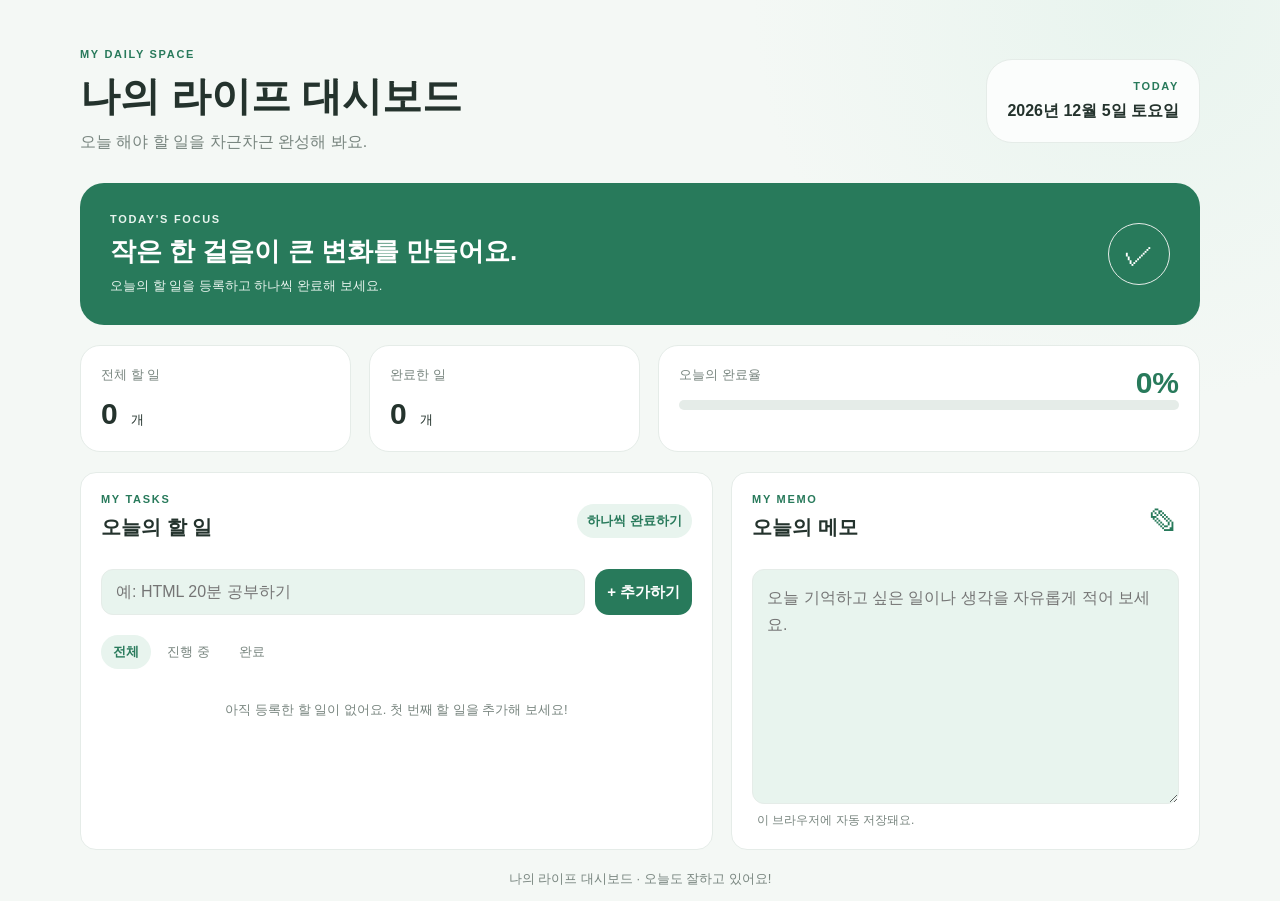
<file: 03.web/src/life-dashboard/src/main/resources/static/index.html>
<!DOCTYPE html>
<html lang="ko">
<head>
	<meta charset="UTF-8">
	<meta name="viewport" content="width=device-width, initial-scale=1.0">
	<title>나의 라이프 대시보드</title>
	<link rel="stylesheet" href="css/style.css">
	<script src="js/app.js" defer></script>
</head>
<body>
	<div class="page">
		<header class="topbar">
			<div class="title">
				<p class="eyebrow">MY DAILY SPACE</p>
				<h1>나의 라이프 대시보드</h1>
				<p class="subtitle">오늘 해야 할 일을 차근차근 완성해 봐요.</p>
			</div>
			<div class="today-box">
				<p class="eyebrow">TODAY</p>
				<strong id="todayText" class="today-text">2026년 11월 24일 화요일</strong>
			</div>
		</header>
		<main>
			<section class="focus-panel">
				<div>
					<p class="eyebrow">TODAY'S FOCUS</p>
					<h2>작은 한 걸음이 큰 변화를 만들어요.</h2>
					<p class="subtitle">오늘의 할 일을 등록하고 하나씩 완료해 보세요.</p>
				</div>
				<div class="focus-mark">✓</div>
			</section>
			<section class="summary-grid">
				<article class="summary-card">
					<p class="summary-label">전체 할 일</p>
					<strong id="totalCount">2</strong>
					<span class="count-unit">개</span> 
				</article>
				<article class="summary-card">
					<p class="summary-label">완료한 일</p>
					<strong id="doneCount">1</strong>
					<span class="count-unit">개</span> 					
				</article>
				<article class="summary-card progress-card">
					<div class="progress-heading">
						<span class="summary-label">오늘의 완료율</span>
						<strong id="progressText" class="progress-text">50%</strong>						
					</div>
					<div class="progress-track" role="progressbar" id="progressBar">
						<div id="progressFill" class="progress-fill" style="width:50%;"></div>
					</div>
				</article>
			</section>
			<div class="content-grid">
				<section class="panel task-panel">
					<div class="task-heading">
						<div>
							<p class="eyebrow">MY TASKS</p>
							<h2>오늘의 할 일</h2>							
						</div>
						<span class="small-chip">하나씩 완료하기</span>						
					</div>
					<form id="taskForm" class="task-form">
						<input id="taskInput" type="text" maxlength="100" class="task-input" placeholder="예: HTML 20분 공부하기" autocomplete="off">
						<button type="submit">+ 추가하기</button>
					</form>
					<div class="filter-row">
						<button type="button" class="filter-button active" data-filter="all">전체</button>
						<button type="button" class="filter-button" data-filter="active">진행 중</button>
						<button type="button" class="filter-button" data-filter="done">완료</button>
					</div>
					<ul id="taskList" class="task-list">
						<li class="task-item">
							<input type="checkbox" class="task-check">
							<span class="task-title">asdf</span>
							<button type="button" class="delete-button">삭제</button>
						</li>
					</ul>
					<p id="emptyMessage" class="empty-message">아직 등록한 할 일이 없어요. 첫 번째 할 일을 추가해 보세요!</p>
				</section>
				<section class="panel memo-panel">
					<div class="memo-heading">
						<div>
							<p class="eyebrow">MY MEMO</p>
							<h2>오늘의 메모</h2>													
						</div>
						<span class="memo-icon">✎</span>						
					</div>
					<textarea id="memoInput" class="memo-input" placeholder="오늘 기억하고 싶은 일이나 생각을 자유롭게 적어 보세요."></textarea>
					<p id="memoStatus" class="memo-status">이 브라우저에 자동 저장돼요.</p>
				</section>
			</div>
		</main>
		<footer>
			<p class="footer-message">나의 라이프 대시보드 · 오늘도 잘하고 있어요!</p>
		</footer>
	</div>
</body>
</html>
</file>
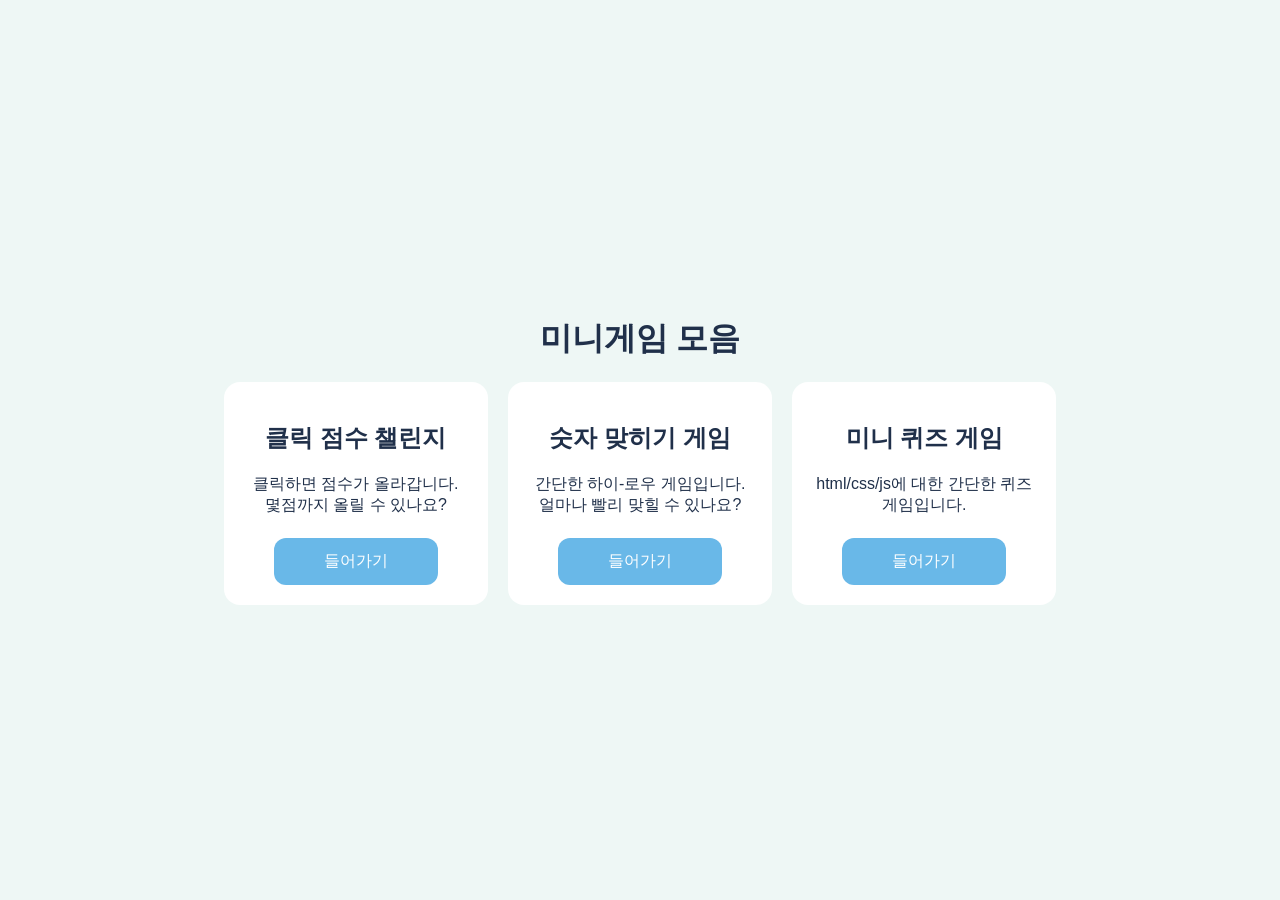
<file: 03.web/src/my-mini-game/src/main/resources/static/index.html>
<!DOCTYPE html>
<html lang="ko">
<head>
	<meta charset="UTF-8">
	<meta name="viewport" content="width=device-width, initial-scale=1.0">
	<title>미니게임 모음</title>
	<link rel="stylesheet" href="style.css">
</head>
<body>
	<main>
		<h1>미니게임 모음</h1>
		<section class="card-box">
			<div class="card">
				<h2>클릭 점수 챌린지</h2>
				<p>클릭하면 점수가 올라갑니다.<br>몇점까지 올릴 수 있나요?</p>
				<a href="click-game/index.html" class="btn-link">들어가기</a>
			</div>
			<div class="card">
				<h2>숫자 맞히기 게임</h2>
				<p>간단한 하이-로우 게임입니다.<br>얼마나 빨리 맞힐 수 있나요?</p>
				<a href="number-game/index.html" class="btn-link">들어가기</a>
			</div>
			<div class="card">
				<h2>미니 퀴즈 게임</h2>
				<p>html/css/js에 대한 간단한 퀴즈 게임입니다.</p>
				<a href="quiz-game/index.html" class="btn-link">들어가기</a>
			</div>
		</section>
	</main>
</body>
</html>
</file>
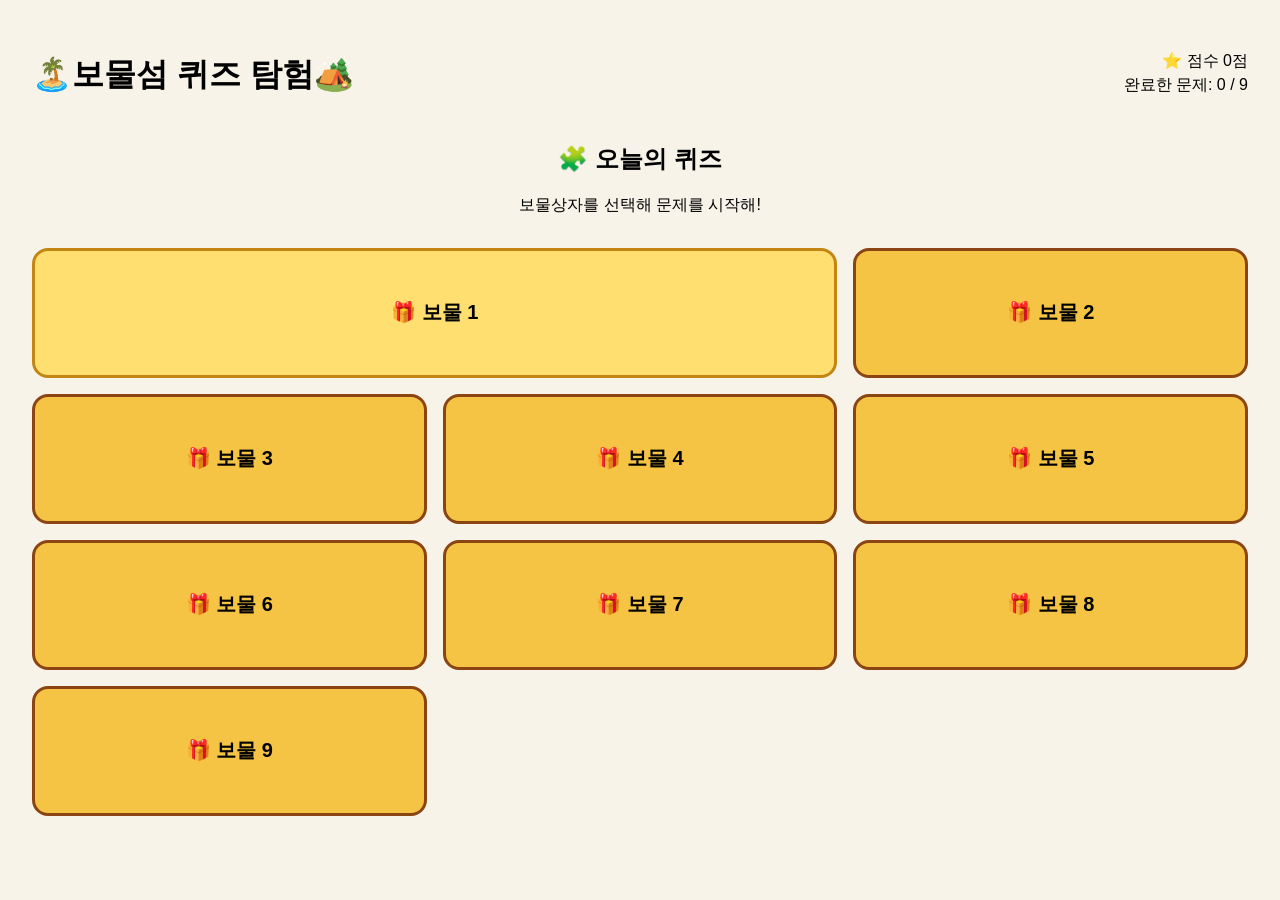
<file: 04.spring-boot/src/TreasureQuiz/src/main/resources/static/index.html>
<!DOCTYPE html>
<html lang="ko">
<head>
    <meta charset="UTF-8">
    <meta name="viewport" content="width=device-width, initial-scale=1.0">
    <title>🏝️보물섬 퀴즈 탐험🏕️</title>
    <link rel="stylesheet" href="style.css">
    <script src="game.js" defer></script>
</head>
<body>
    <header class="game-header">
        <h1>🏝️보물섬 퀴즈 탐험🏕️</h1>
        <div class="score-panel">
            <div class="score-badge">⭐ 점수 <span id="score">0</span>점</div>
            <p class="progress-text">완료한 문제: <span id="solvedCount">0</span> / 9</p>
        </div>
    </header>

    

    <section class="question-panel">
        <h2>🧩 오늘의 퀴즈</h2>
        <p id="questionText">보물상자를 선택해 문제를 시작해!</p>
        <div id="choices" class="choices"></div>
        <p id="feedback"></p>
    </section>

    <main class="quiz-grid">
        <button class="treasure-card special" data-index="0">🎁 보물 1</button>
        <button class="treasure-card" data-index="1">🎁 보물 2</button>
        <button class="treasure-card" data-index="2">🎁 보물 3</button>
        <button class="treasure-card" data-index="3">🎁 보물 4</button>
        <button class="treasure-card" data-index="4">🎁 보물 5</button>
        <button class="treasure-card" data-index="5">🎁 보물 6</button>
        <button class="treasure-card" data-index="6">🎁 보물 7</button>
        <button class="treasure-card" data-index="7">🎁 보물 8</button>
        <button class="treasure-card" data-index="8">🎁 보물 9</button>
    </main>
</body>
</html>
</file>
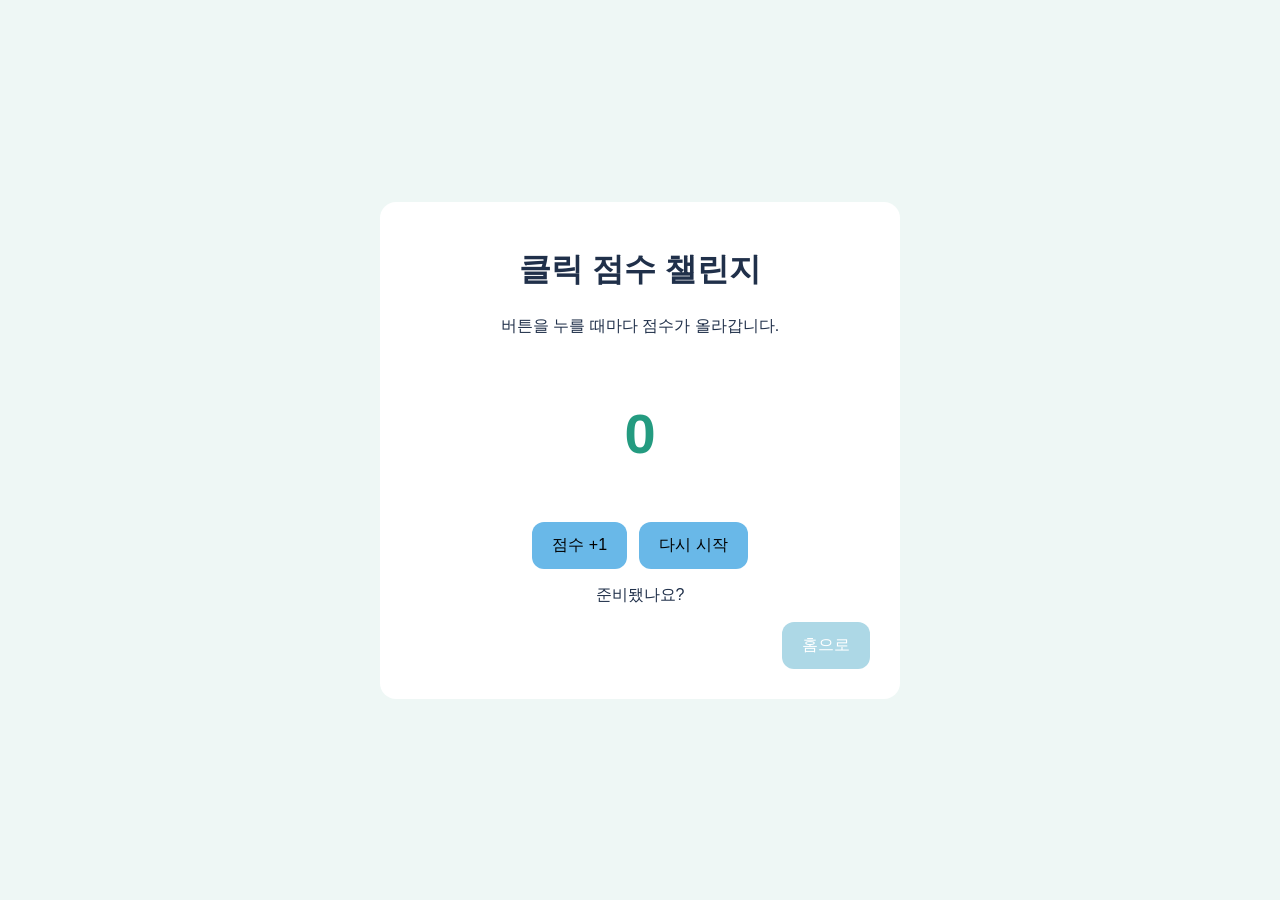
<file: 03.web/src/my-mini-game/src/main/resources/static/click-game/index.html>
<!DOCTYPE html>
<html lang="ko">
<head>
	<meta charset="UTF-8">
	<meta name="viewport" content="width=device-width, initial-scale=1.0">
	<title>클릭 점수 챌린지</title>
	<link rel="stylesheet" href="css/style.css">
	<script src="js/game.js" defer></script>
</head>
<body>
	<main>
		<h1 class="title">클릭 점수 챌린지</h1>
		<p class="title">버튼을 누를 때마다 점수가 올라갑니다.</p>
		<p id="score">0</p>
		<div class="button-row">
			<button id="plus-button">점수 +1</button>
			<button id="reset-button">다시 시작</button>
		</div>
		<p id="message">준비됐나요?</p>
		<a href="./../index.html" class="home-btn">홈으로</a>
	</main>
</body>
</html>
</file>
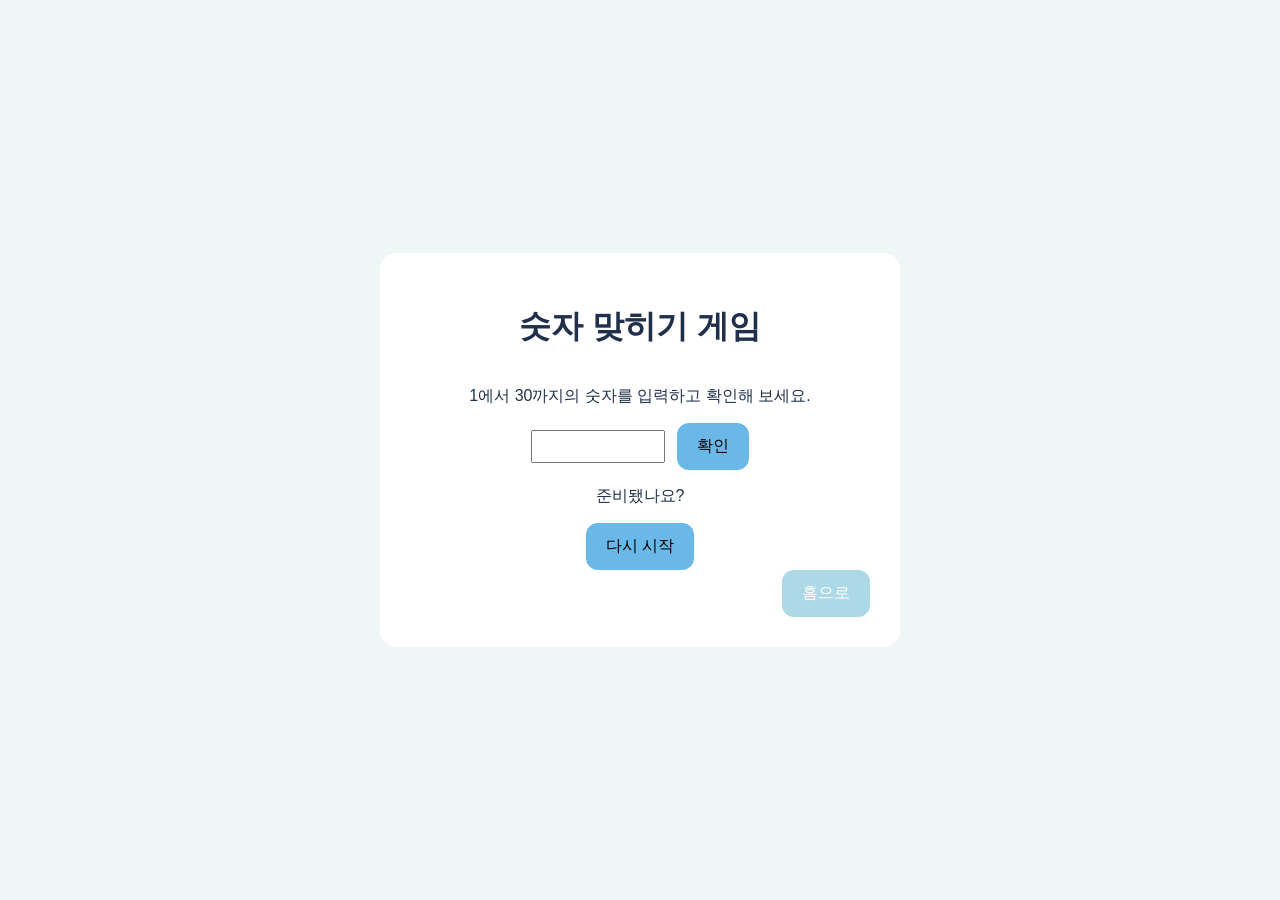
<file: 03.web/src/my-mini-game/src/main/resources/static/number-game/index.html>
<!DOCTYPE html>
<html lang="ko">
<head>
	<meta charset="UTF-8">
	<meta name="viewport" content="width=device-width, initial-scale=1.0">
	<title>숫자 맞히기 게임</title>
	<link rel="stylesheet" href="css/style.css">
	<script src="js/game.js" defer></script>
</head>
<body>
	<main>
		<h1>숫자 맞히기 게임</h1>
		<p>1에서 30까지의 숫자를 입력하고 확인해 보세요.</p>
		<div class="button-row">
			<input type='number' id="input-num">
			<button id="verify-button">확인</button>			
		</div>
		<p id="message">준비됐나요?</p>
		<button id="reset-button">다시 시작</button>
		<a href="./../index.html" class="home-btn">홈으로</a>
	</main>
</body>
</html>
</file>
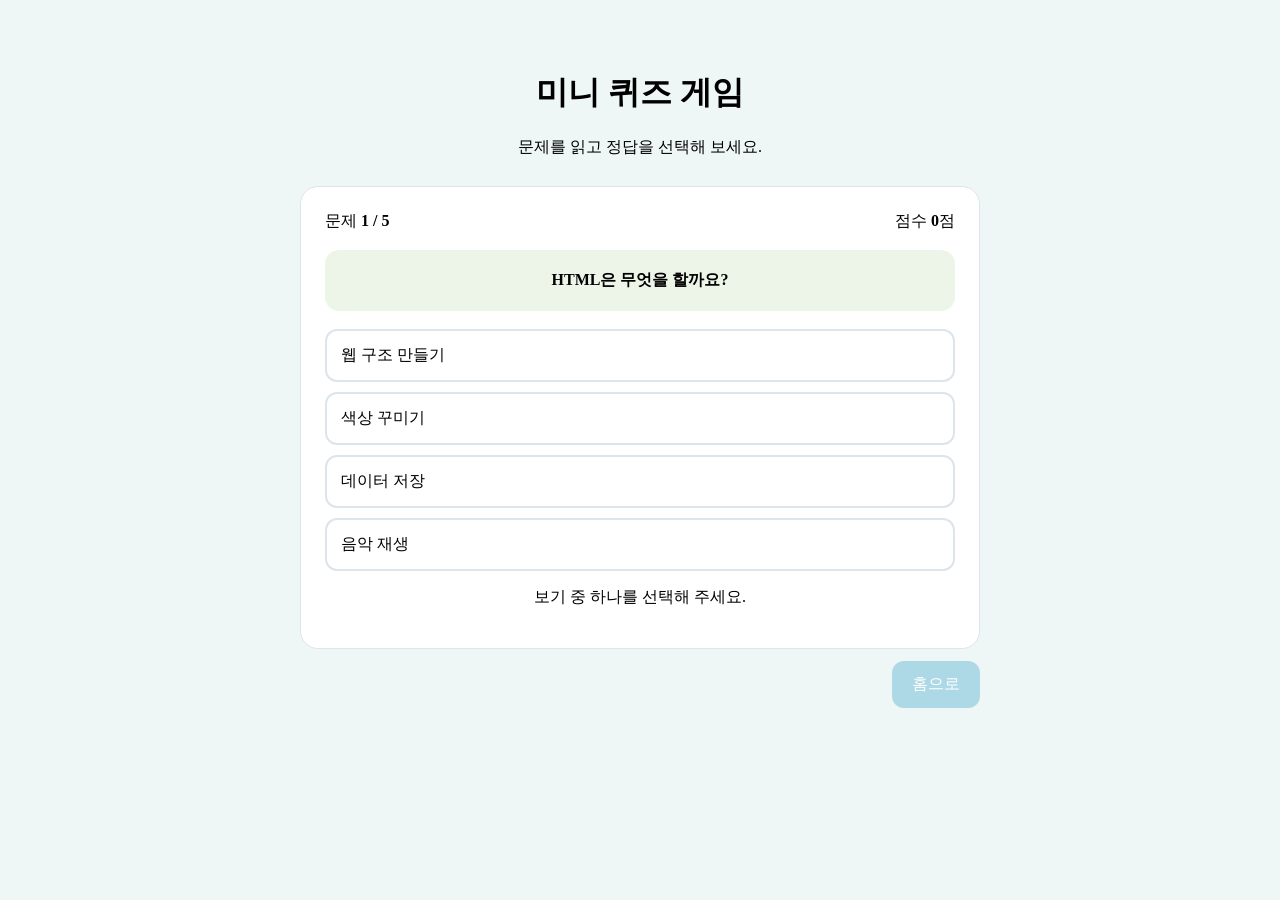
<file: 03.web/src/my-mini-game/src/main/resources/static/quiz-game/index.html>
<!DOCTYPE html>
<html lang="ko">
<head>
	<meta charset="UTF-8">
	<meta name="viewport" content="width=device-width, initial-scale=1.0">
	<title>미니 퀴즈 게임</title>
	<link rel="stylesheet" href="css/style.css">
	<script src="js/game.js" defer></script>
</head>
<body>
	<main class="game-shell">
		<header class="game-top">
			<h1>미니 퀴즈 게임</h1>
			<p>문제를 읽고 정답을 선택해 보세요.</p>
		</header>
		
		<section id="gameScreen" class="game-panel">
			<div class="score-line">
				<span>문제 <strong id="progressText">1 / 5</strong></span>
				<span>점수 <strong id="score">0</strong>점</span>
			</div>
			
			<div class="progress-track">
				<div id="progressBar" class="progress-bar"></div>
			</div>
			
			<div id="question" class="question-box">문제가 여기에 표시됩니다.</div>
			<div id="options" class="options"></div>
			<p id="feedback" class="message">보기 중 하나를 선택해 주세요.</p>
			<button id="nextButton" hidden>다음 문제</button>
		</section>
		
		<section id="resultScreen" class="result-screen" hidden>
			<h2>게임이 끝났습니다!</h2>
			<p id="finalScore">0점 / 50점</p>
			<p id="resultMessage"></p>
			<button id="restartButton">다시 도전</button>
		</section>
		<a href="./../index.html" class="home-btn">홈으로</a>
	</main>
</body>
</html>
</file>
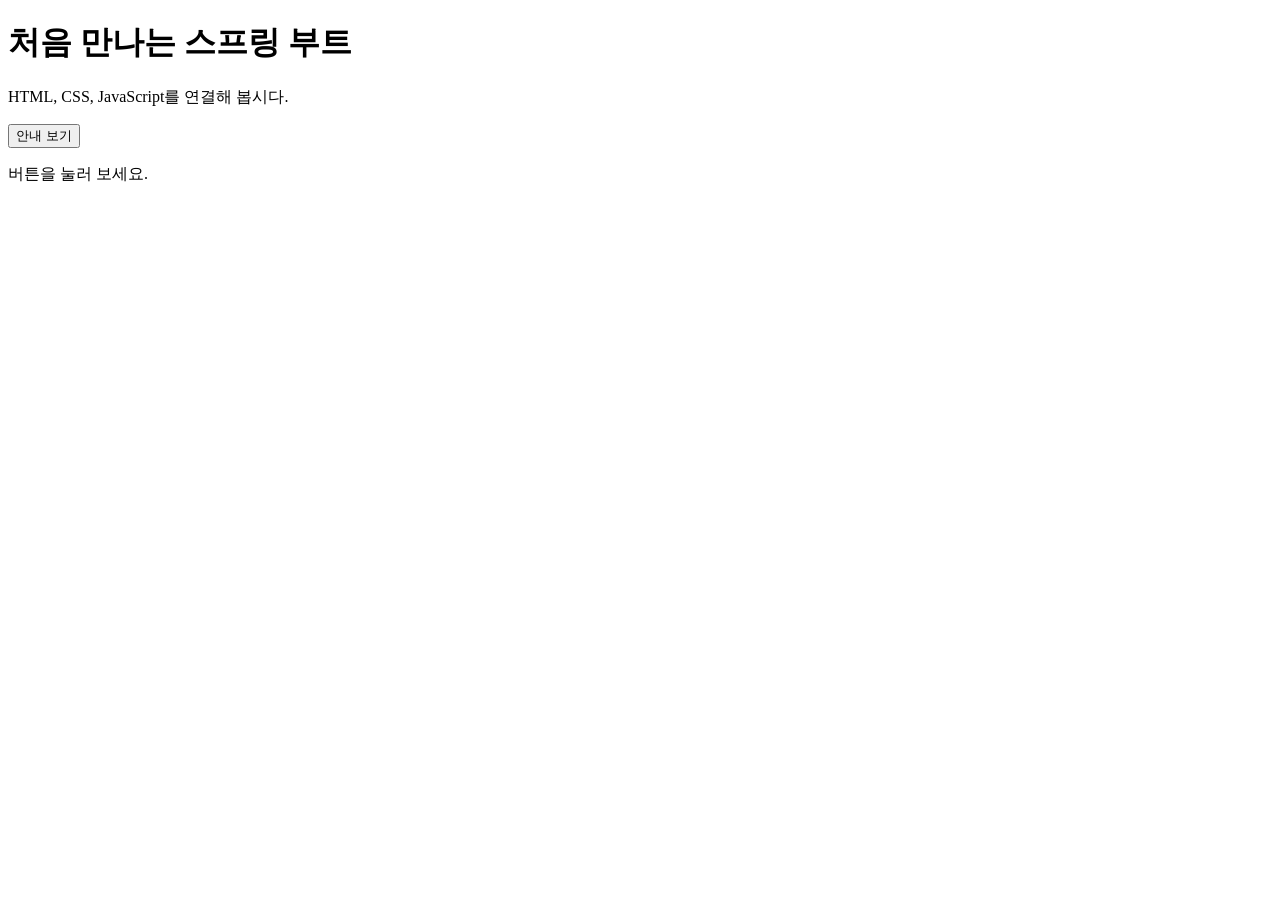
<file: 04.spring-boot/src/demo/src/main/resources/templates/home.html>
<!DOCTYPE html>
<html lang="ko" xmlns:th="http://www.thymeleaf.org">
<head>
    <meta charset="UTF-8">
    <meta name="viewport" content="width=device-width, initial-scale=1.0">
    <title>처음 만나는 스프링 부트</title>
    <link rel="stylesheet" th:href="@{/css/style.css}">
    <script defer th:src="@{js/app.js}"></script>
</head>
<body>
    <main class="container">
        <h1>처음 만나는 스프링 부트</h1>
        <p>HTML, CSS, JavaScript를 연결해 봅시다.</p>
        <button id="messageButton" type="button">안내 보기</button>
        <p id="message" aria-live="polite">버튼을 눌러 보세요.</p>
    </main>
</body>
</html>
</file>
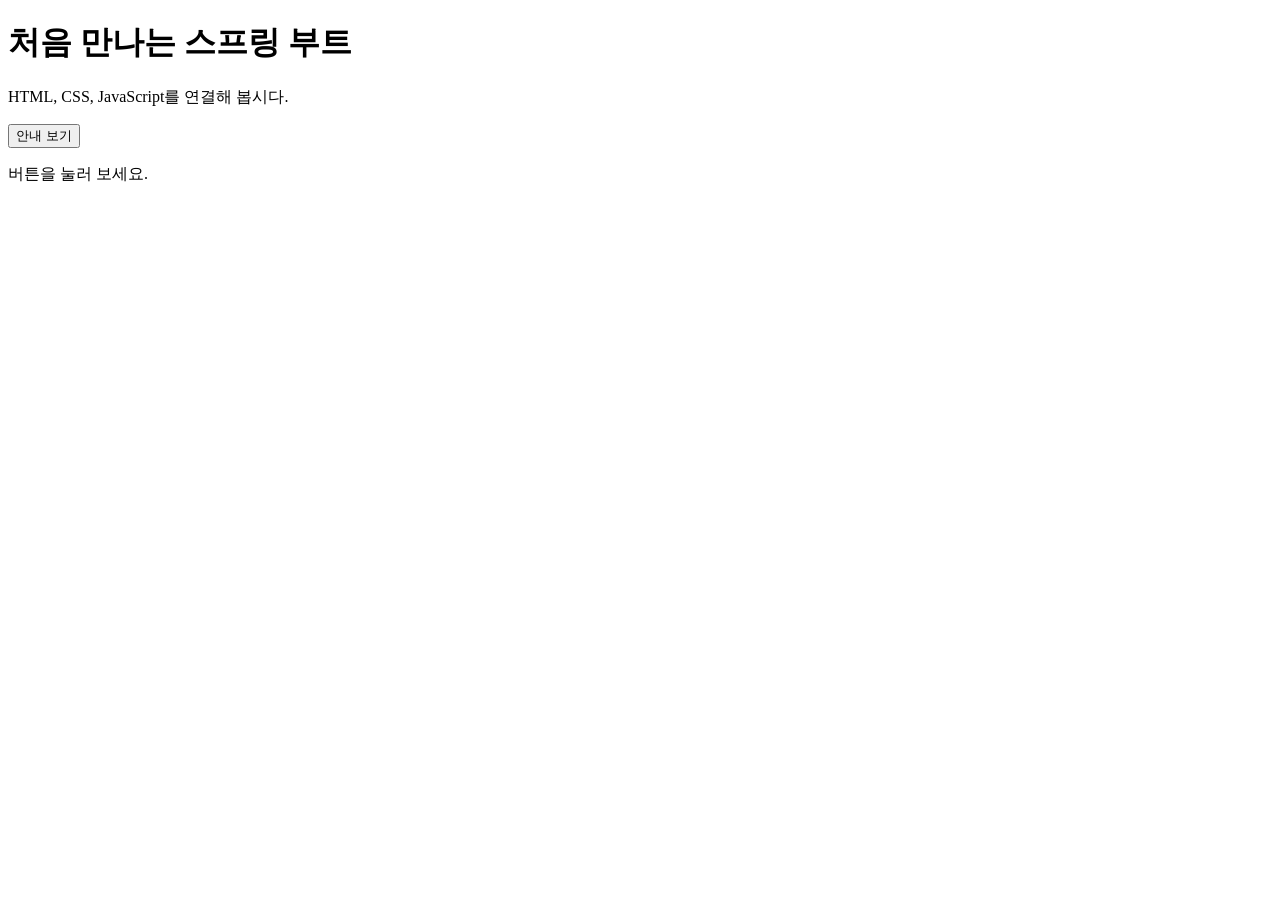
<file: 04.spring-boot/src/minibbs/src/main/resources/templates/home.html>
<!DOCTYPE html>
<html lang="ko" xmlns:th="http://www.thymeleaf.org">
<head>
    <meta charset="UTF-8">
    <meta name="viewport" content="width=device-width, initial-scale=1.0">
    <title>처음 만나는 스프링 부트</title>
    <link rel="stylesheet" th:href="@{/css/style.css}">
    <script th:src="@{/js/app.js}" defer></script>
</head>
<body>
    <main class="container">
        <h1>처음 만나는 스프링 부트</h1>
        <p>HTML, CSS, JavaScript를 연결해 봅시다.</p>
        <button id="messageButton" type="button">안내 보기</button>
        <p id="message" aria-live="polite">버튼을 눌러 보세요.</p>
    </main>
</body>
</html>
</file>
<file: 03.web/src/life-dashboard/src/main/resources/static/css/style.css>
:root {
	--green: #287a5b;
	--green-dark: #1f6047;
	--green-light: #e8f4ee;
	--ink: #24332d;
	--muted: #78857f;
	--line: #e5ece8;
	--surface: #ffffff;
	--background: #f4f8f5;
	--danger: #c45454;
	font-family: "Pretendard", "Noto Sans KR", "Malgun Gothic", sans-serif;
}

* { box-sizing: border-box; }

p, h1, h2 { margin-top: 0;}

h1 { margin-bottom: 8px; font-size: 40px; }
h2 { margin-bottom: 8px; font-size: 26px;}

button, input, textarea {
	font: inherit;
}

button { cursor: pointer;  }

.eyebrow {
	margin: 0 0 9px;
	color: var(--green); font-size: 11px; font-weight: 800; letter-spacing: 1.7px;
}

.subtitle {
	margin-bottom: 0; color: var(--muted);
}

body {
	background: radial-gradient(circle at 90% 0%, var(--green-light) 0, transparent 25rem), var(--background);
	color: var(--ink);
}

.page {
	width: min(1120px, calc(100% - 40px));
	margin: 0 auto;
}

.topbar {
	margin: 48px 0 30px;
	display: flex; justify-content: space-between; align-items: center;
}

.today-box {
	padding: 20px;
	background-color: rgba(255,255,255,.8);
	border: var(--line) 1px solid; border-radius: 26px;
	text-align: right;
}

.focus-panel {
	padding: 30px;
	border: 0; border-radius: 24px;
	background: linear-gradient(115deg, var(--green), var(--green));
	display: flex; justify-content: space-between; align-items: center;
}

.focus-panel .eyebrow { color: var(--green-light); }

.focus-panel h2 { color: white; }
.focus-panel .subtitle { color: var(--green-light); font-size: 13px; }

.focus-mark {
	width: 62px; height: 62px; border: var(--line) 1px solid; border-radius: 999px;
	display: grid; place-items: center;
	color: white; font-size: 30px;
}

.summary-grid {
	margin: 20px 0;
	display: grid; grid-template-columns: 1fr 1fr 2fr; gap: 18px;
}

.summary-card {
	height: 100%;
	padding: 20px;
	border: var(--line) 1px solid; border-radius: 20px;
	background-color: var(--surface);
}

.summary-label { color: var(--muted); font-size: 13px; }
.summary-card strong { font-size: 30px; }
.count-unit { margin-left: 9px; font-size: 13px; }

.progress-heading { display: flex; justify-content: space-between; }
.progress-text { color: var(--green); font-size: 26px; font-weight: 700; }

.progress-track {
	height: 10px; overflow: hidden; border-radius: 999px;
	background-color: var(--line);
}

.progress-fill { background-color: var(--green); height: 100%; border-radius: inherit; transition: width .25s ease; }

.content-grid {
	display: grid; grid-template-columns: 1.35fr 1fr; gap: 18px;
}
.content-grid h2 { font-size: 20px; }

.panel {
	padding: 20px; border: var(--line) 1px solid; border-radius: 16px;
	background-color: var(--surface);
}

.task-heading { display: flex; justify-content: space-between; align-items: center; }

.small-chip {
	padding: 8px 10px; border: 0; border-radius: 99px;
	text-align: center; color: var(--green); font-size: 13px; font-weight: 600;
	background-color: var(--green-light);
}

.task-form {
	margin: 20px 0;
	display: flex; justify-content: space-between; gap: 10px;
}

.task-input, .memo-input {
	width: 100%; border: 1px solid var(--line); border-radius: 12px; outline: none;
	color: var(--ink); background: var(--green-light);
} 

.task-input {
	min-width: 0; padding: 13px 14px;
}

.task-form button {
	padding: 0 12px; border: 0; border-radius: 14px;
	background-color: var(--green); color: white; font-size: 15px; font-weight: 600; white-space: nowrap;
}

.filter-button {
	padding: 8px 12px;
	border: 0; border-radius: 99px;
	background-color: transparent;
	color: var(--muted); font-size: 13px;
}

.active {
	background-color: var(--green-light);
	color: var(--green); font-weight: 600;
}
.task-list { padding: 0; display: grid; gap: 10px; list-style: none; }
.task-item {
	width: 100%; margin-left: 0; padding: 12px; border: var(--line) 1px solid; border-radius: 12px;
	display: flex; justify-content: space-between; align-items: center; gap: 10px;
}

.task-check { width: 18px; height: 18px; accent-color: var(--green); cursor: pointer; }
.task-title { flex: 1; font-size: 14px;}
.delete-button {
	padding: 8px 10px;
	border: 0; border-radius: 12px;
	font-size: 13px; color: var(--danger);
	background-color: #fff3f2;
}
.empty-message {
	color: var(--muted); font-size: 13px; text-align: center;
}

.memo-heading {
	margin-bottom: 20px;
	display: flex; justify-content: space-between; align-items: center;
}

.memo-icon {
	color: var(--green); font-size: 30px;
}

.memo-input {
	display: block;
	min-height: 235px;
	padding: 14px;
	resize: horizontal;
	line-height: 1.7;
}

.memo-status {
	margin: 8px 0 0 5px;
	color: var(--muted); font-size: 12px;
}

footer p {
	margin-top: 20px;
	color: var(--muted); font-size: 13px; text-align: center;
}
</file>
<file: 03.web/src/my-mini-game/src/main/resources/static/style.css>
* { box-sizing: border-box;}
body {margin: 0;}

main {
	margin: 0; min-height: 100vh; padding: 20px;
	font-family: Arial, Helvetica, sans-serif; background-color: #eef7f5; color: #20304a;
	display: flex; flex-direction: column; justify-content: center; align-items: center;
}
h1 { text-align: center; }
.card-box {
	display: flex; justify-content: center; align-items: center; gap: 20px;
}
.card {
	width: 30%; max-width: 520px; padding: 20px; text-align: center;
	background-color: white; border-radius: 16px;
}
p {
	height: 3em;
}
.btn-link{
	display: block; margin: 0 30px; padding: 13px 20px; border: 0; border-radius: 12px;
	background-color: #69b8e8; color: white; cursor: pointer; font-size: 16px;
	text-decoration: none;
}
button:hover { background-color: #8dd9c5;}
@media (max-width: 950px) {
	.card-box {flex-direction: column;}
	.card {width: 100%;}
}
</file>
<file: 04.spring-boot/src/TreasureQuiz/src/main/resources/static/style.css>
* {
    box-sizing: border-box;
}
.game-header {
    display: flex;
    justify-content: space-between;
    align-items: center;
    gap: 16px;
    flex-wrap: wrap;
    margin-bottom: 24px;
}
.score-badge {
    text-align: right;
}

.progress-text {
    margin: 3px 0;
    text-align: right;
}

body {
    font-family: Arial, sans-serif;
    padding: 24px;
    background: #f7f3e8;
}


.question-panel {
    text-align: center;
}

.choices {
    display: flex; gap: 10px; justify-content: center;
}

.choice-button {
    padding: 10px;
    background-color: #b7e8c5;
    border: 2px solid #32a852;
    border-radius: 10px;
    cursor: pointer;
}

.choice-correct {
    background-color: #ffdf70;
    border-color: #f2c730;
}
.choice-wrong {
    background-color: #f0c0b6;
    border-color: #eb3510;
}
.choice-disabled {
    background-color: #e3e1e1;
    border-color: #a8a7a7;
}

.quiz-grid {
    display: grid; grid-template-columns: repeat(3, 1fr); gap: 16px;
    grid-auto-rows: 130px;
}

.treasure-card {
    min-height: 110px;
    border: 3px solid #8b4513;
    border-radius: 16px;
    background: #f6c445;
    font-size: 20px;
    font-weight: bold;
    cursor: pointer;
}

.treasure-card.special {
    grid-column: span 2;
    background: #ffdf70;
    border-color: #c48612;
}
</file>
<file: 03.web/src/my-mini-game/src/main/resources/static/click-game/css/style.css>
* { box-sizing: border-box;}

body {
	margin: 0; min-height: 100vh; padding: 20px;
	display: flex; justify-content: center; align-items: center;
	font-family: Arial, Helvetica, sans-serif; background-color: #eef7f5; color: #20304a;
}
main {
	width: 100%; max-width: 520px; padding: 30px; text-align: center;
	display: flex; flex-direction: column; justify-content: center; align-items: center;
	background-color: white; border-radius: 16px;
}
.title { margin: 0.5em 0; }
#score { font-size: 56px; font-weight: bold; color: #249b80; }
.button-row { display: flex; justify-content: center; gap: 12px; }
.home-btn{
	display: inline-block; margin-left: auto; padding: 13px 20px; border: 0; border-radius: 12px;
	background-color: lightblue; color: white; cursor: pointer; font-size: 16px;
	text-decoration: none;
}
button {
	padding: 13px 20px; border: 0; border-radius: 12px;
	background-color: #69b8e8; cursor: pointer; font-size: 16px;
}
button:hover { background-color: #8dd9c5;}
</file>
<file: 03.web/src/my-mini-game/src/main/resources/static/number-game/css/style.css>
* { box-sizing: border-box;}

body {
	margin: 0; min-height: 100vh; padding: 20px;
	display: flex; justify-content: center; align-items: center;
	font-family: Arial, Helvetica, sans-serif; background-color: #eef7f5; color: #20304a;
}
main {
	width: 100%; max-width: 520px; padding: 30px; text-align: center;
		display: flex; flex-direction: column; justify-content: center; align-items: center;
	background-color: white; border-radius: 16px;
}
.title { margin: 0.5em 0; }
#score { font-size: 56px; font-weight: bold; color: #249b80; }
.button-row { display: flex; justify-content: center; gap: 12px; }
#input-num {
	display: inline-block; margin: 0.5em 0;
	width: 10em;
}
.home-btn{
	display: inline-block; margin-left: auto; padding: 13px 20px; border: 0; border-radius: 12px;
	background-color: lightblue; color: white; cursor: pointer; font-size: 16px;
	text-decoration: none;
}
button {
	padding: 13px 20px; border: 0; border-radius: 12px;
	background-color: #69b8e8; cursor: pointer; font-size: 16px;
}
button:hover { background-color: #8dd9c5;}
</file>
<file: 03.web/src/my-mini-game/src/main/resources/static/quiz-game/css/style.css>
* {box-sizing: border-box;}

body {
	background-color: #eef7f5;
}

.game-shell {
	max-width: 720px;
	margin: 30px auto;
	padding: 20px;
	display: flex; flex-direction: column; justify-content: center; align-items: center; gap: 12px;
	text-align: center;
}

.game-panel, .result-screen {
	width: 100%;
	background: #ffffff; border: 1px solid #dce5ec; border-radius: 18px;
	padding: 24px;
}

.score-line {
	display: flex; justify-content: space-between;
	gap: 12px;
}

.question-box {
	background-color: #edf5e8;
	padding: 20px;
	margin: 18px 0;
	border-radius: 14px;
	font-weight: bold;
}

.options {
	display: grid;
	gap: 10px;
}

.choice-btn {
	width: 100%;
	padding: 14px;
	text-align: left;
	border: 2px solid #dce5ec;
	border-radius: 12px;
	background: white;
}


.home-btn{
	display: inline-block; margin-left: auto; padding: 13px 20px; border: 0; border-radius: 12px;
	background-color: lightblue; color: white; cursor: pointer; font-size: 16px;
	text-decoration: none;
}

@media (max-width: 600px) {
	.score-line {flex-direction: column;}
}
</file>
